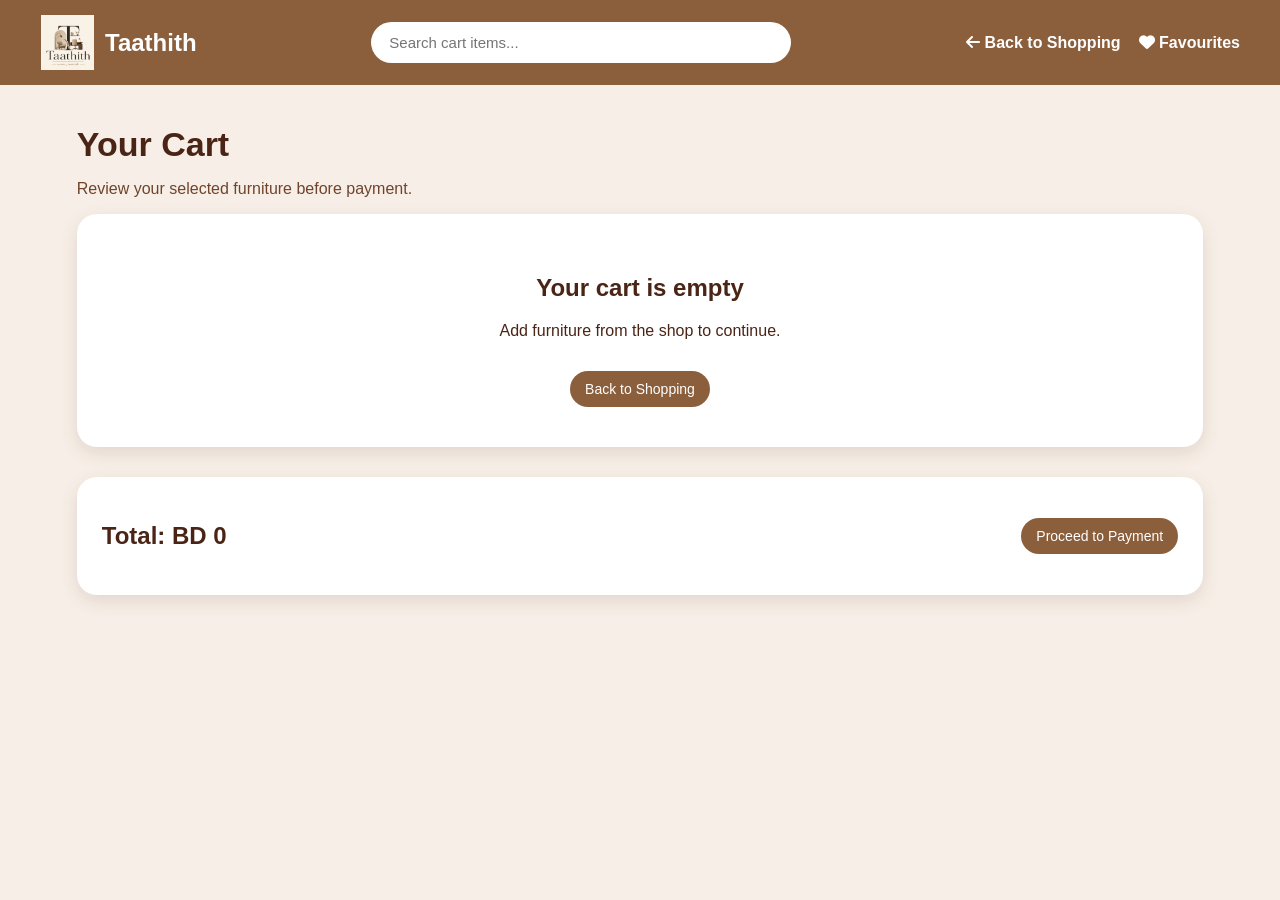
<file: html/Cart.html>
<!DOCTYPE html>
<html lang="en">
<head>
    <meta charset="UTF-8">
    <meta name="viewport" content="width=device-width, initial-scale=1.0">
    <title>Your Cart</title>

    <link rel="stylesheet" href="../css/Cart.css">
    <link rel="icon" href="../assets/Taathith.png" type="image/png">
    <link rel="stylesheet" href="https://cdnjs.cloudflare.com/ajax/libs/font-awesome/6.7.1/css/all.min.css">
</head>

<body>

<header class="header">
    <div class="logo">
        <img src="../assets/Taathith.png" alt="Taathith Logo">
        <span>Taathith</span>
    </div>

    <div class="header-search">
        <input type="text" id="cart-search" placeholder="Search cart items...">
    </div>

    <nav>
        <a href="UserDashboard.html"><i class="fa-solid fa-arrow-left"></i> Back to Shopping</a>
        <a href="PhotoGallery.html"><i class="fa-solid fa-heart"></i> Favourites</a>
    </nav>
</header>

<main class="page">
    <section class="page-title">
        <h1>Your Cart</h1>
        <p>Review your selected furniture before payment.</p>
    </section>

    <section id="cart-container" class="cart-grid"></section>

    <section class="cart-summary">
        <h2>Total: <span id="cart-total">BD 0</span></h2>
        <button id="payment-btn">Proceed to Payment</button>
    </section>
</main>

<script src="../js/Cart.js"></script>
</body>
</html>
</file>
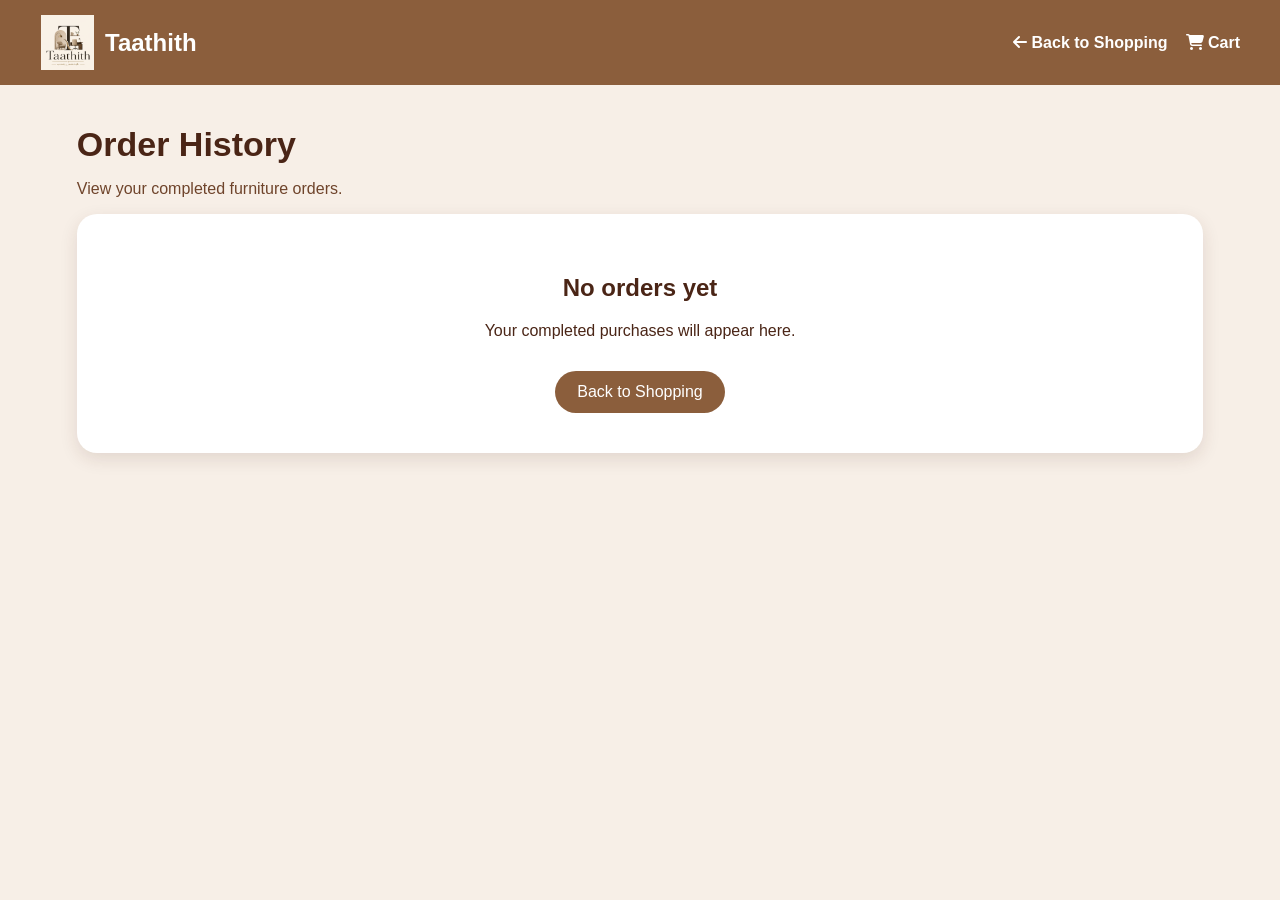
<file: html/OrderHistory.html>
<!DOCTYPE html>
<html lang="en">
<head>
    <meta charset="UTF-8">
    <meta name="viewport" content="width=device-width, initial-scale=1.0">
    <title>Order History</title>

    <link rel="stylesheet" href="../css/OrderHistory.css">
    <link rel="icon" href="../assets/Taathith.png" type="image/png">
    <link rel="stylesheet" href="https://cdnjs.cloudflare.com/ajax/libs/font-awesome/6.7.1/css/all.min.css">
</head>

<body>

<div id="splash-screen">
    <div class="splash-content">
        <img src="../assets/Taathith.png" alt="Taathith Logo" class="splash-logo">
        <h1>Taathith</h1>
        <p>Your order history</p>
        <div class="loader"></div>
    </div>
</div>

<header class="header">
    <div class="logo">
        <img src="../assets/Taathith.png" alt="Taathith Logo">
        <span>Taathith</span>
    </div>

    <nav>
        <a href="UserDashboard.html"><i class="fa-solid fa-arrow-left"></i> Back to Shopping</a>
        <a href="Cart.html"><i class="fa-solid fa-cart-shopping"></i> Cart</a>
    </nav>
</header>

<main class="page">
    <section class="page-title">
        <h1>Order History</h1>
        <p>View your completed furniture orders.</p>
    </section>

    <section id="history-container" class="history-list"></section>
</main>

<script src="../js/OrderHistory.js"></script>
</body>
</html>
</file>
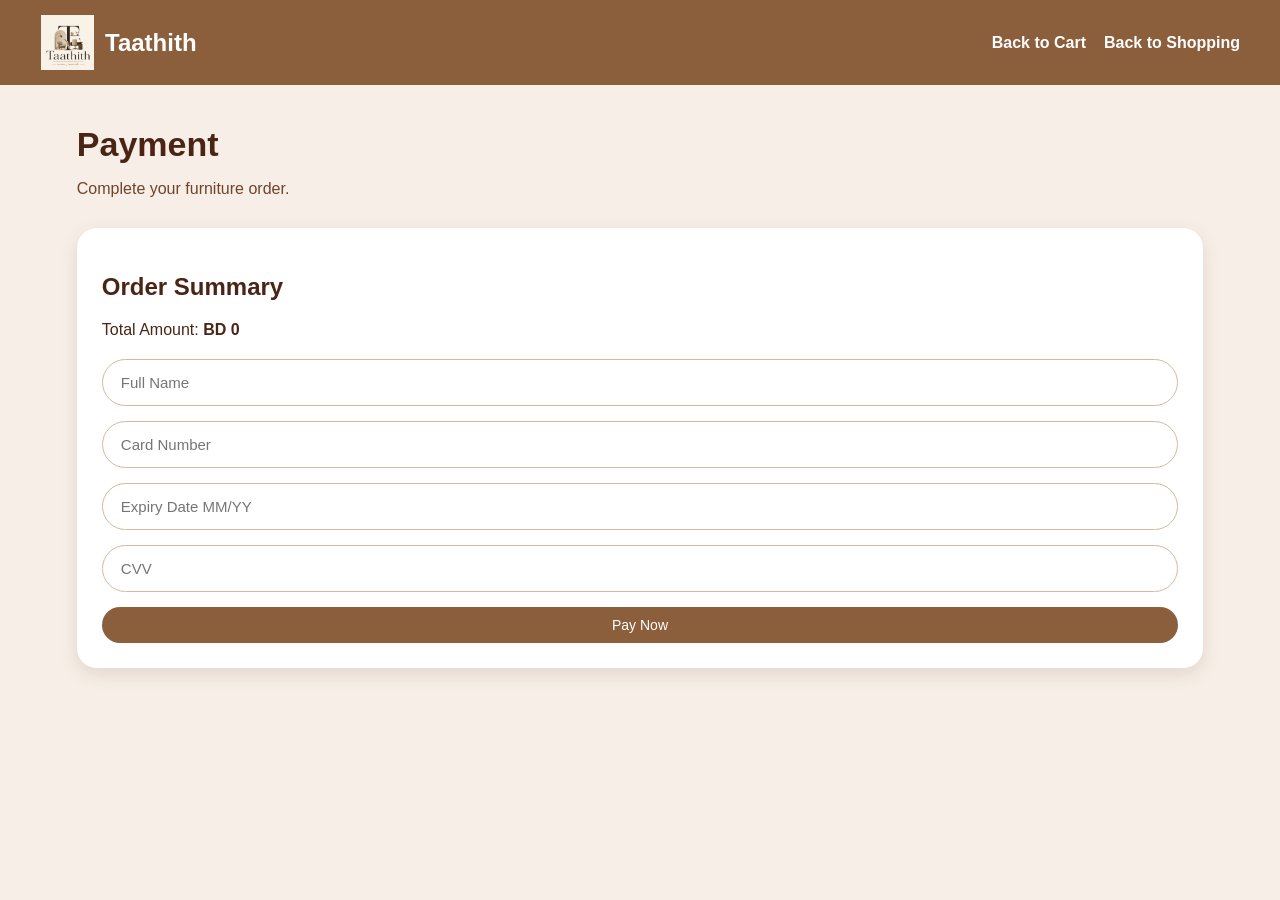
<file: html/Payment.html>
<!DOCTYPE html>
<html lang="en">
<head>
    <meta charset="UTF-8">
    <meta name="viewport" content="width=device-width, initial-scale=1.0">
    <title>Payment</title>

    <link rel="stylesheet" href="../css/Cart.css">
    <link rel="icon" href="../assets/Taathith.png" type="image/png">
</head>

<body>

<header class="header">
    <div class="logo">
        <img src="../assets/Taathith.png" alt="Taathith Logo">
        <span>Taathith</span>
    </div>

    <nav>
        <a href="Cart.html">Back to Cart</a>
        <a href="UserDashboard.html">Back to Shopping</a>
    </nav>
</header>

<main class="page">
    <section class="page-title">
        <h1>Payment</h1>
        <p>Complete your furniture order.</p>
    </section>

    <section class="cart-summary" style="display:block;">
        <h2>Order Summary</h2>
        <p>Total Amount: <strong id="payment-total">BD 0</strong></p>

        <form id="payment-form">
            <input type="text" placeholder="Full Name" required>
            <input type="text" placeholder="Card Number" maxlength="16" required>
            <input type="text" placeholder="Expiry Date MM/YY" required>
            <input type="text" placeholder="CVV" maxlength="3" required>
            <button type="submit">Pay Now</button>
        </form>
    </section>
</main>

<script src="../js/Payment.js"></script>
</body>
</html>
</file>
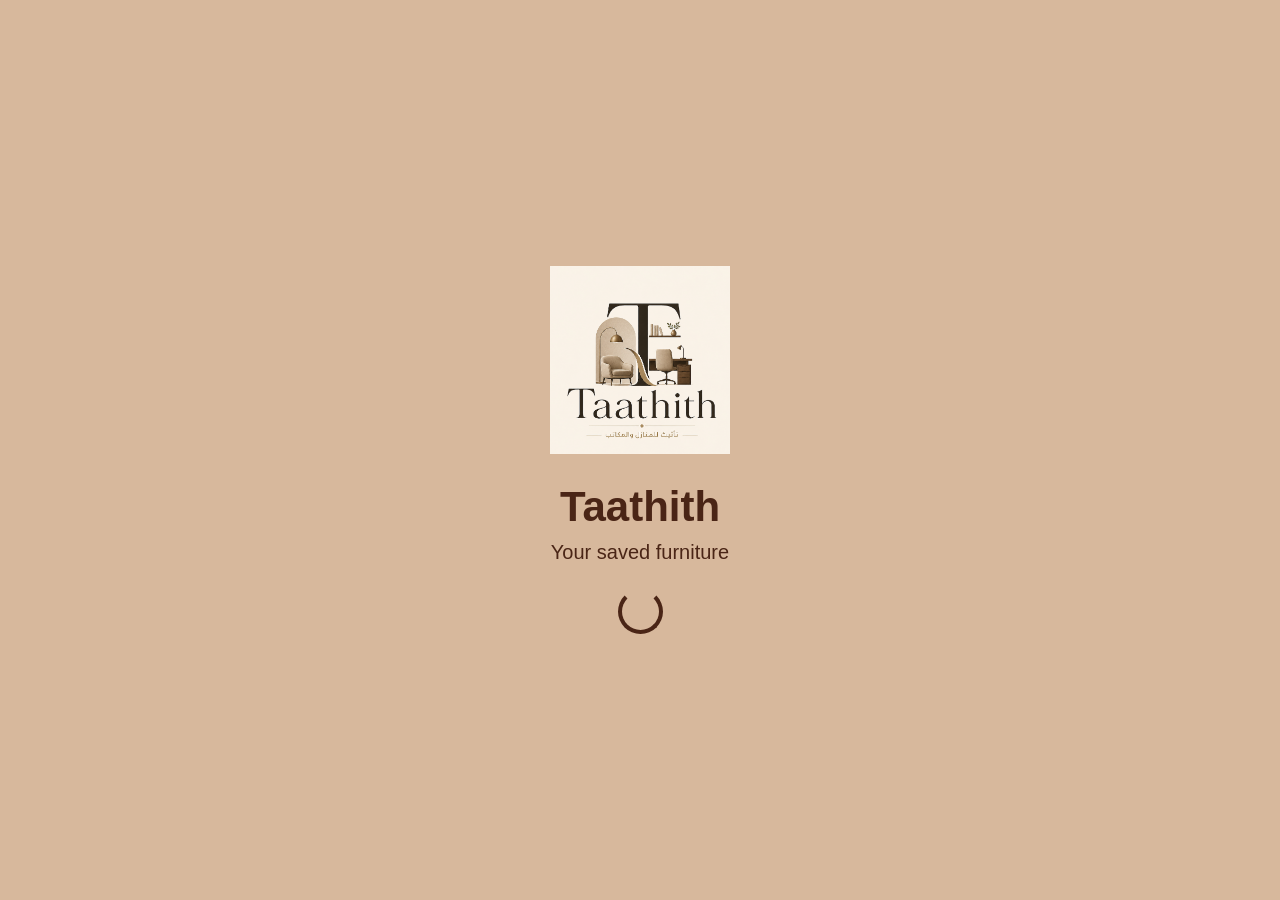
<file: html/PhotoGallery.html>
<!DOCTYPE html>
<html lang="en">
<head>
    <meta charset="UTF-8">
    <meta name="viewport" content="width=device-width, initial-scale=1.0">
    <title>Favourite Furniture</title>

    <link rel="stylesheet" href="../css/PhotoGallery.css">
    <link rel="icon" href="../assets/Taathith.png" type="image/png">
    <link rel="stylesheet" href="https://cdnjs.cloudflare.com/ajax/libs/font-awesome/6.7.1/css/all.min.css">
</head>

<body>

    <div id="splash-screen">
        <div class="splash-content">
            <img src="../assets/Taathith.png" alt="Taathith Logo" class="splash-logo">
            <h1>Taathith</h1>
            <p>Your saved furniture</p>
            <div class="loader"></div>
        </div>
    </div>

    <header class="header">
    <div class="logo">
        <img src="../assets/Taathith.png" alt="Taathith Logo">
        <span>Taathith</span>
    </div>

    <div class="header-search">
        <input type="text" id="fav-search" placeholder="Search favourite furniture...">
    </div>

    <nav>
        <a href="UserDashboard.html">
            <i class="fa-solid fa-arrow-left"></i> Back to Shopping
        </a>
        <a href="Cart.html">
            <i class="fa-solid fa-cart-shopping"></i> Cart
        </a>
    </nav>
</header>

    <main class="page">
        <section class="page-title">
            <h1>Favourite Furniture</h1>
            <p>Furniture saved for later will appear here.</p>
        </section>

        <section class="gallery" id="favourites-container"></section>
    </main>

    <script src="../js/PhotoGallery.js"></script>
</body>
</html>
</file>
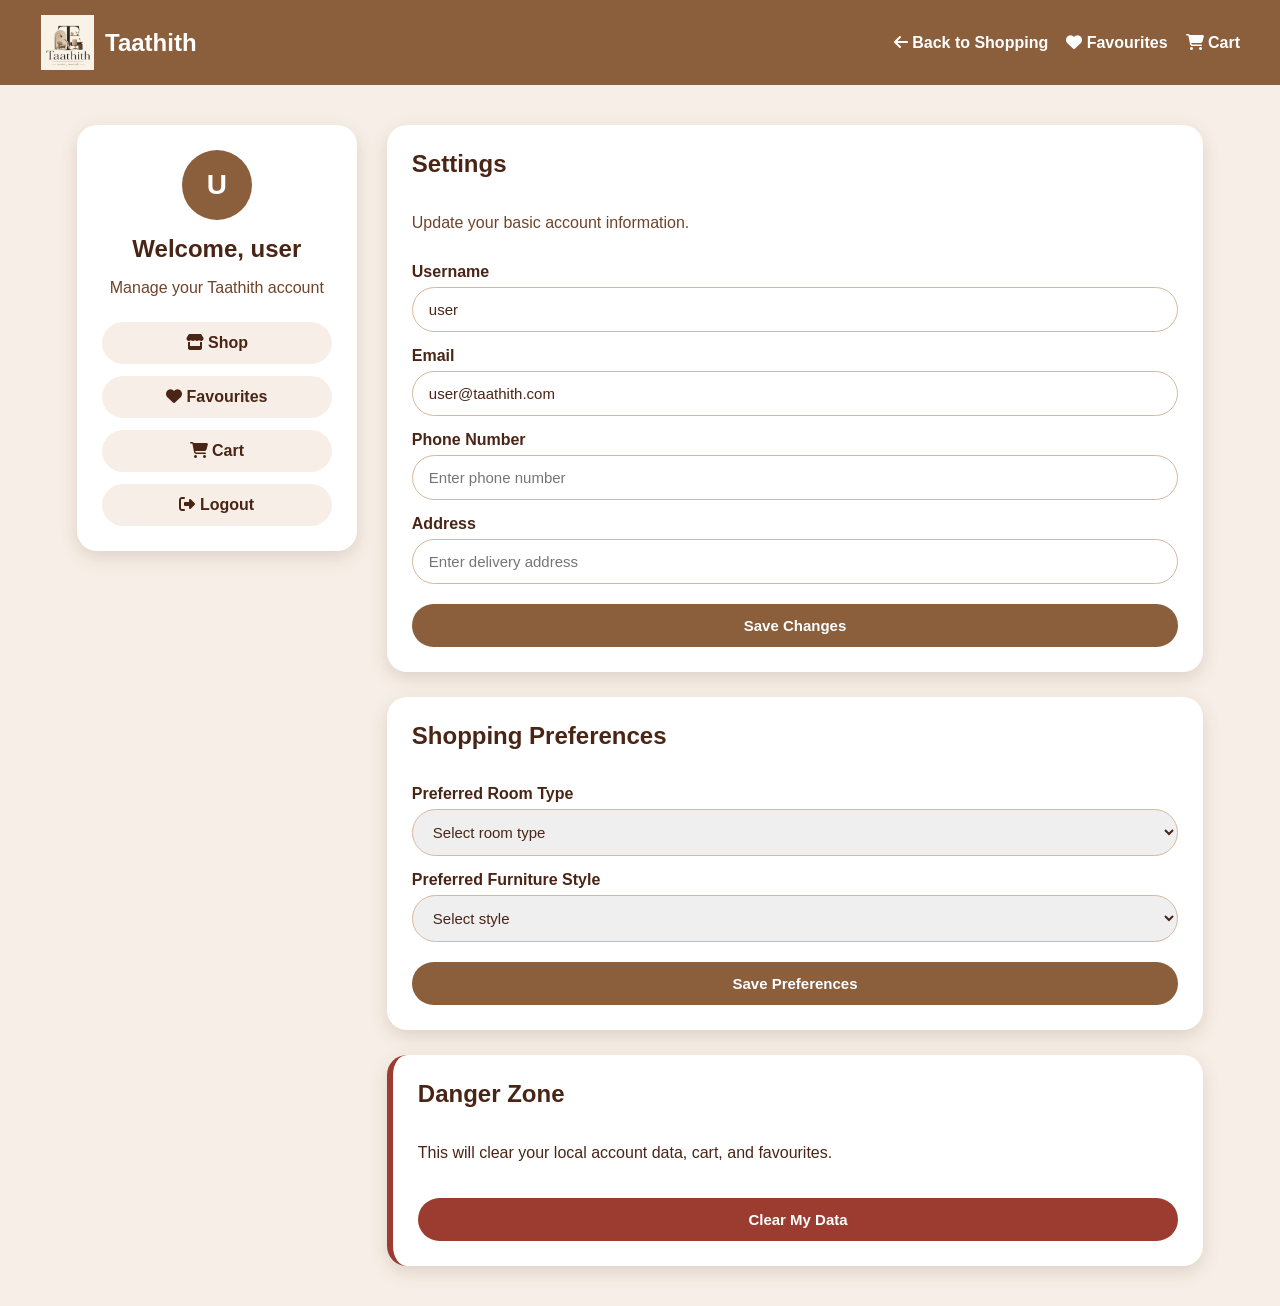
<file: html/Settings.html>
<!DOCTYPE html>
<html lang="en">
<head>
    <meta charset="UTF-8">
    <meta name="viewport" content="width=device-width, initial-scale=1.0">
    <title>Settings</title>

    <link rel="stylesheet" href="../css/Settings.css">
    <link rel="icon" href="../assets/Taathith.png" type="image/png">
    <link rel="stylesheet" href="https://cdnjs.cloudflare.com/ajax/libs/font-awesome/6.7.1/css/all.min.css">
</head>

<body>

<div id="splash-screen">
    <div class="splash-content">
        <img src="../assets/Taathith.png" alt="Taathith Logo" class="splash-logo">
        <h1>Taathith</h1>
        <p>Account settings</p>
        <div class="loader"></div>
    </div>
</div>

<header class="header">
    <div class="logo">
        <img src="../assets/Taathith.png" alt="Taathith Logo">
        <span>Taathith</span>
    </div>

    <nav>
        <a href="UserDashboard.html"><i class="fa-solid fa-arrow-left"></i> Back to Shopping</a>
        <a href="PhotoGallery.html"><i class="fa-solid fa-heart"></i> Favourites</a>
        <a href="Cart.html"><i class="fa-solid fa-cart-shopping"></i> Cart</a>
    </nav>
</header>

<main class="settings-page">

    <aside class="side-card">
        <div class="avatar" id="user-avatar">U</div>
        <h2 id="welcome-name">Welcome, User</h2>
        <p>Manage your Taathith account</p>

        <div class="side-links">
            <a href="UserDashboard.html"><i class="fa-solid fa-store"></i> Shop</a>
            <a href="PhotoGallery.html"><i class="fa-solid fa-heart"></i> Favourites</a>
            <a href="Cart.html"><i class="fa-solid fa-cart-shopping"></i> Cart</a>
            <a href="#" id="logout-button"><i class="fa-solid fa-right-from-bracket"></i> Logout</a>
        </div>
    </aside>

    <section class="settings-content">

        <div class="card">
            <h1>Settings</h1>
            <p class="subtitle">Update your basic account information.</p>

            <form id="settings-form">
                <label>Username</label>
                <input type="text" id="username" placeholder="Enter username">

                <label>Email</label>
                <input type="email" id="email" placeholder="Enter email">

                <label>Phone Number</label>
                <input type="text" id="phone" placeholder="Enter phone number">

                <label>Address</label>
                <input type="text" id="address" placeholder="Enter delivery address">

                <button type="submit">Save Changes</button>
            </form>
        </div>

        <div class="card">
            <h2>Shopping Preferences</h2>

            <label>Preferred Room Type</label>
            <select id="room-type">
                <option value="">Select room type</option>
                <option value="Living Room">Living Room</option>
                <option value="Bedroom">Bedroom</option>
                <option value="Office">Office</option>
                <option value="Dining Room">Dining Room</option>
            </select>

            <label>Preferred Furniture Style</label>
            <select id="style-type">
                <option value="">Select style</option>
                <option value="Modern">Modern</option>
                <option value="Classic">Classic</option>
                <option value="Minimal">Minimal</option>
                <option value="Luxury">Luxury</option>
            </select>

            <button id="save-preferences">Save Preferences</button>
        </div>

        <div class="card danger-zone">
            <h2>Danger Zone</h2>
            <p>This will clear your local account data, cart, and favourites.</p>
            <button id="clear-data">Clear My Data</button>
        </div>

    </section>

</main>

<script src="../js/Settings.js"></script>
</body>
</html>
</file>
<file: css/Cart.css>
* {
    box-sizing: border-box;
}

body {
    margin: 0;
    font-family: Arial, sans-serif;
    background: #F7EFE7;
    color: #4A2516;
}

.header {
    background: #8B5E3C;
    color: white;
    padding: 15px 40px;
    display: flex;
    justify-content: space-between;
    align-items: center;
    gap: 25px;
}

.logo {
    display: flex;
    align-items: center;
    gap: 10px;
    font-size: 24px;
    font-weight: bold;
}

.logo img {
    width: 55px;
    height: 55px;
    object-fit: contain;
}

.header-search {
    flex: 1;
    max-width: 420px;
}

.header-search input {
    width: 100%;
    padding: 12px 18px;
    border-radius: 25px;
    border: none;
    outline: none;
    font-size: 15px;
    color: #4A2516;
}

nav {
    display: flex;
    gap: 18px;
}

nav a {
    color: white;
    text-decoration: none;
    font-weight: bold;
}

.page {
    width: 88%;
    margin: 40px auto;
}

.page-title h1 {
    font-size: 34px;
    margin-bottom: 8px;
}

.page-title p {
    color: #6F442B;
}

.cart-grid {
    display: grid;
    grid-template-columns: repeat(auto-fit, minmax(260px, 1fr));
    gap: 25px;
}

.cart-card {
    background: white;
    border-radius: 20px;
    overflow: hidden;
    box-shadow: 0 6px 18px rgba(74, 37, 22, 0.15);
}

.cart-card img {
    width: 100%;
    height: 230px;
    object-fit: cover;
}

.cart-content {
    padding: 18px;
}

.cart-content h3 {
    margin: 0 0 8px;
    font-size: 22px;
}

.cart-content p {
    margin: 6px 0;
}

.price {
    font-weight: bold;
    color: #8B5E3C;
}

.card-actions {
    display: flex;
    gap: 10px;
    margin-top: 15px;
    flex-wrap: wrap;
}

.card-actions button,
.cart-summary button,
.empty-box a {
    background: #8B5E3C;
    color: white;
    border: none;
    border-radius: 25px;
    padding: 10px 15px;
    cursor: pointer;
    text-decoration: none;
    font-size: 14px;
}

.card-actions button:hover,
.cart-summary button:hover,
.empty-box a:hover {
    background: #4A2516;
}

.remove-btn {
    background: #9c3b2f !important;
}

.cart-summary {
    background: white;
    margin-top: 30px;
    padding: 25px;
    border-radius: 20px;
    box-shadow: 0 6px 18px rgba(74, 37, 22, 0.12);
    display: flex;
    justify-content: space-between;
    align-items: center;
}

.empty-box {
    background: white;
    padding: 40px;
    border-radius: 20px;
    text-align: center;
    box-shadow: 0 6px 18px rgba(74, 37, 22, 0.12);
}

.empty-box a {
    display: inline-block;
    margin-top: 15px;
}

@media (max-width: 768px) {
    .header {
        flex-direction: column;
        align-items: stretch;
        padding: 15px 20px;
    }

    nav {
        justify-content: center;
        flex-wrap: wrap;
    }

    .page {
        width: 92%;
    }

    .cart-summary {
        flex-direction: column;
        gap: 15px;
    }
}

#payment-form {
    display: grid;
    gap: 15px;
    margin-top: 20px;
}

#payment-form input {
    padding: 14px 18px;
    border-radius: 25px;
    border: 1px solid #D7B89C;
    font-size: 15px;
    color: #4A2516;
}

#payment-form input:focus {
    outline: 2px solid #8B5E3C;
}
</file>
<file: css/OrderHistory.css>
* {
    box-sizing: border-box;
}

body {
    margin: 0;
    font-family: Arial, sans-serif;
    background: #F7EFE7;
    color: #4A2516;
}

#splash-screen {
    position: fixed;
    inset: 0;
    background: #D7B89C;
    display: flex;
    justify-content: center;
    align-items: center;
    z-index: 9999;
    opacity: 1;
    transition: opacity 0.6s ease;
}

#splash-screen.hidden {
    opacity: 0;
    pointer-events: none;
}

.splash-content {
    text-align: center;
}

.splash-logo {
    width: 180px;
    margin-bottom: 15px;
    animation: logoBounce 1.8s infinite;
}

.splash-content h1 {
    color: #4A2516;
    font-size: 42px;
    margin: 10px 0;
}

.splash-content p {
    font-size: 20px;
    margin: 0;
}

.loader {
    width: 45px;
    height: 45px;
    border: 4px solid #4A2516;
    border-top: 4px solid transparent;
    border-radius: 50%;
    margin: 25px auto 0;
    animation: spin 1s linear infinite;
}

@keyframes logoBounce {
    0%, 100% { transform: translateY(0); }
    50% { transform: translateY(-14px); }
}

@keyframes spin {
    to { transform: rotate(360deg); }
}

.header {
    background: #8B5E3C;
    color: white;
    padding: 15px 40px;
    display: flex;
    justify-content: space-between;
    align-items: center;
}

.logo {
    display: flex;
    align-items: center;
    gap: 10px;
    font-size: 24px;
    font-weight: bold;
}

.logo img {
    width: 55px;
    height: 55px;
    object-fit: contain;
}

.header nav {
    display: flex;
    gap: 18px;
}

.header nav a {
    color: white;
    text-decoration: none;
    font-weight: bold;
}

.page {
    width: 88%;
    margin: 40px auto;
}

.page-title h1 {
    font-size: 34px;
    margin-bottom: 8px;
}

.page-title p {
    color: #6F442B;
}

.history-list {
    display: grid;
    gap: 25px;
}

.order-card {
    background: white;
    border-radius: 20px;
    padding: 25px;
    box-shadow: 0 6px 18px rgba(74, 37, 22, 0.15);
}

.order-card h2 {
    margin-top: 0;
}

.order-item {
    display: flex;
    gap: 18px;
    align-items: center;
    border-top: 1px solid #E8D5C4;
    padding-top: 15px;
    margin-top: 15px;
}

.order-item img {
    width: 110px;
    height: 85px;
    object-fit: cover;
    border-radius: 12px;
}

.price {
    color: #8B5E3C;
    font-weight: bold;
}

.empty-box {
    background: white;
    padding: 40px;
    border-radius: 20px;
    text-align: center;
    box-shadow: 0 6px 18px rgba(74, 37, 22, 0.12);
}

.empty-box a {
    display: inline-block;
    margin-top: 15px;
    background: #8B5E3C;
    color: white;
    padding: 12px 22px;
    border-radius: 25px;
    text-decoration: none;
}

@media (max-width: 768px) {
    .header {
        flex-direction: column;
        gap: 15px;
        padding: 15px 20px;
    }

    .page {
        width: 92%;
    }

    .order-item {
        flex-direction: column;
        align-items: flex-start;
    }

    .order-item img {
        width: 100%;
        height: 180px;
    }
}
</file>
<file: css/PhotoGallery.css>
* {
    box-sizing: border-box;
}

body {
    margin: 0;
    font-family: Arial, sans-serif;
    background: #F7EFE7;
    color: #4A2516;
}

/* Splash */
#splash-screen {
    position: fixed;
    inset: 0;
    background: #D7B89C;
    display: flex;
    justify-content: center;
    align-items: center;
    z-index: 9999;
    opacity: 1;
    transition: opacity 0.6s ease;
}

#splash-screen.hidden {
    opacity: 0;
    pointer-events: none;
}

.splash-content {
    text-align: center;
}

.splash-logo {
    width: 180px;
    margin-bottom: 15px;
    animation: logoBounce 1.8s infinite;
}

.splash-content h1 {
    color: #4A2516;
    font-size: 42px;
    margin: 10px 0;
}

.splash-content p {
    font-size: 20px;
    margin: 0;
}

.loader {
    width: 45px;
    height: 45px;
    border: 4px solid #4A2516;
    border-top: 4px solid transparent;
    border-radius: 50%;
    margin: 25px auto 0;
    animation: spin 1s linear infinite;
}

@keyframes logoBounce {
    0%, 100% {
        transform: translateY(0);
    }
    50% {
        transform: translateY(-14px);
    }
}

@keyframes spin {
    to {
        transform: rotate(360deg);
    }
}

/* Header */
.header {
    background: #8B5E3C;
    color: white;
    padding: 15px 40px;
    display: flex;
    justify-content: space-between;
    align-items: center;
}

.logo {
    display: flex;
    align-items: center;
    gap: 10px;
    font-size: 24px;
    font-weight: bold;
}

.logo img {
    width: 55px;
    height: 55px;
    object-fit: contain;
}

.header nav {
    display: flex;
    gap: 20px;
}

.header nav a {
    color: white;
    text-decoration: none;
    font-weight: bold;
}

/* Page */
.page {
    width: 88%;
    margin: 40px auto;
}

.page-title {
    margin-bottom: 25px;
}

.page-title h1 {
    font-size: 34px;
    margin-bottom: 8px;
}

.page-title p {
    color: #6F442B;
}

/* Gallery */
.gallery {
    display: grid;
    grid-template-columns: repeat(auto-fit, minmax(260px, 1fr));
    gap: 25px;
}

.fav-card {
    background: white;
    border-radius: 20px;
    overflow: hidden;
    box-shadow: 0 6px 18px rgba(74, 37, 22, 0.15);
    transition: 0.3s ease;
}

.fav-card:hover {
    transform: translateY(-5px);
}

.fav-card img {
    width: 100%;
    height: 230px;
    object-fit: cover;
}

.fav-content {
    padding: 18px;
}

.fav-content h3 {
    margin: 0 0 8px;
    font-size: 22px;
}

.fav-content p {
    margin: 6px 0;
    line-height: 1.4;
}

.price {
    font-weight: bold;
    color: #8B5E3C;
}

.card-actions {
    display: flex;
    gap: 10px;
    margin-top: 15px;
    flex-wrap: wrap;
}

.card-actions button {
    background: #8B5E3C;
    color: white;
    border: none;
    border-radius: 25px;
    padding: 10px 15px;
    cursor: pointer;
    font-size: 14px;
}

.card-actions button:hover {
    background: #4A2516;
}

.remove-btn {
    background: #9c3b2f !important;
}

.empty-box {
    background: white;
    padding: 40px;
    border-radius: 20px;
    text-align: center;
    box-shadow: 0 6px 18px rgba(74, 37, 22, 0.12);
}

.empty-box a {
    display: inline-block;
    margin-top: 15px;
    background: #8B5E3C;
    color: white;
    padding: 12px 22px;
    border-radius: 25px;
    text-decoration: none;
}

@media (max-width: 768px) {
    .header {
        padding: 12px 20px;
    }

    .header nav {
        gap: 12px;
    }

    .page {
        width: 92%;
        margin: 25px auto;
    }
}

.header-search {
    flex: 1;
    max-width: 420px;
    margin: 0 25px;
}

.header-search input {
    width: 100%;
    padding: 12px 18px;
    border-radius: 25px;
    border: none;
    outline: none;
    font-size: 15px;
    color: #4A2516;
}

.header-search input::placeholder {
    color: #8B5E3C;
}
</file>
<file: css/Settings.css>
* {
    box-sizing: border-box;
}

body {
    margin: 0;
    font-family: Arial, sans-serif;
    background: #F7EFE7;
    color: #4A2516;
}

/* Splash */
#splash-screen {
    position: fixed;
    inset: 0;
    background: #D7B89C;
    display: flex;
    justify-content: center;
    align-items: center;
    z-index: 9999;
    opacity: 1;
    transition: opacity 0.6s ease;
}

#splash-screen.hidden {
    opacity: 0;
    pointer-events: none;
}

.splash-content {
    text-align: center;
}

.splash-logo {
    width: 180px;
    margin-bottom: 15px;
    animation: logoBounce 1.8s infinite;
}

.splash-content h1 {
    color: #4A2516;
    font-size: 42px;
    margin: 10px 0;
}

.splash-content p {
    font-size: 20px;
    margin: 0;
}

.loader {
    width: 45px;
    height: 45px;
    border: 4px solid #4A2516;
    border-top: 4px solid transparent;
    border-radius: 50%;
    margin: 25px auto 0;
    animation: spin 1s linear infinite;
}

@keyframes logoBounce {
    0%, 100% { transform: translateY(0); }
    50% { transform: translateY(-14px); }
}

@keyframes spin {
    to { transform: rotate(360deg); }
}

/* Header */
.header {
    background: #8B5E3C;
    color: white;
    padding: 15px 40px;
    display: flex;
    justify-content: space-between;
    align-items: center;
}

.logo {
    display: flex;
    align-items: center;
    gap: 10px;
    font-size: 24px;
    font-weight: bold;
}

.logo img {
    width: 55px;
    height: 55px;
    object-fit: contain;
}

.header nav {
    display: flex;
    gap: 18px;
    flex-wrap: wrap;
}

.header nav a {
    color: white;
    text-decoration: none;
    font-weight: bold;
}

/* Layout */
.settings-page {
    width: 88%;
    margin: 40px auto;
    display: grid;
    grid-template-columns: 280px 1fr;
    gap: 30px;
}

.side-card,
.card {
    background: white;
    border-radius: 20px;
    box-shadow: 0 6px 18px rgba(74, 37, 22, 0.15);
    padding: 25px;
}

.side-card {
    height: fit-content;
    text-align: center;
}

.avatar {
    width: 70px;
    height: 70px;
    background: #8B5E3C;
    color: white;
    border-radius: 50%;
    display: grid;
    place-items: center;
    font-size: 28px;
    font-weight: bold;
    margin: 0 auto 15px;
}

.side-card h2 {
    margin: 10px 0 5px;
}

.side-card p,
.subtitle {
    color: #6F442B;
}

.side-links {
    margin-top: 25px;
    display: grid;
    gap: 12px;
}

.side-links a {
    background: #F7EFE7;
    color: #4A2516;
    text-decoration: none;
    padding: 12px;
    border-radius: 25px;
    font-weight: bold;
}

.side-links a:hover {
    background: #E8D5C4;
}

.settings-content {
    display: grid;
    gap: 25px;
}

.card h1,
.card h2 {
    margin-top: 0;
}

form,
.card {
    display: grid;
}

label {
    margin-top: 15px;
    margin-bottom: 6px;
    font-weight: bold;
}

input,
select {
    padding: 13px 16px;
    border-radius: 25px;
    border: 1px solid #D7B89C;
    color: #4A2516;
    font-size: 15px;
}

input:focus,
select:focus {
    outline: 2px solid #8B5E3C;
}

button {
    background: #8B5E3C;
    color: white;
    border: none;
    padding: 13px 20px;
    border-radius: 25px;
    margin-top: 20px;
    cursor: pointer;
    font-weight: bold;
    font-size: 15px;
}

button:hover {
    background: #4A2516;
}

.danger-zone {
    border-left: 6px solid #9c3b2f;
}

.danger-zone button {
    background: #9c3b2f;
}

.danger-zone button:hover {
    background: #6f1f17;
}

@media (max-width: 900px) {
    .header {
        flex-direction: column;
        gap: 15px;
        padding: 15px 20px;
    }

    .settings-page {
        width: 92%;
        grid-template-columns: 1fr;
    }

    .header nav {
        justify-content: center;
    }
}
</file>
